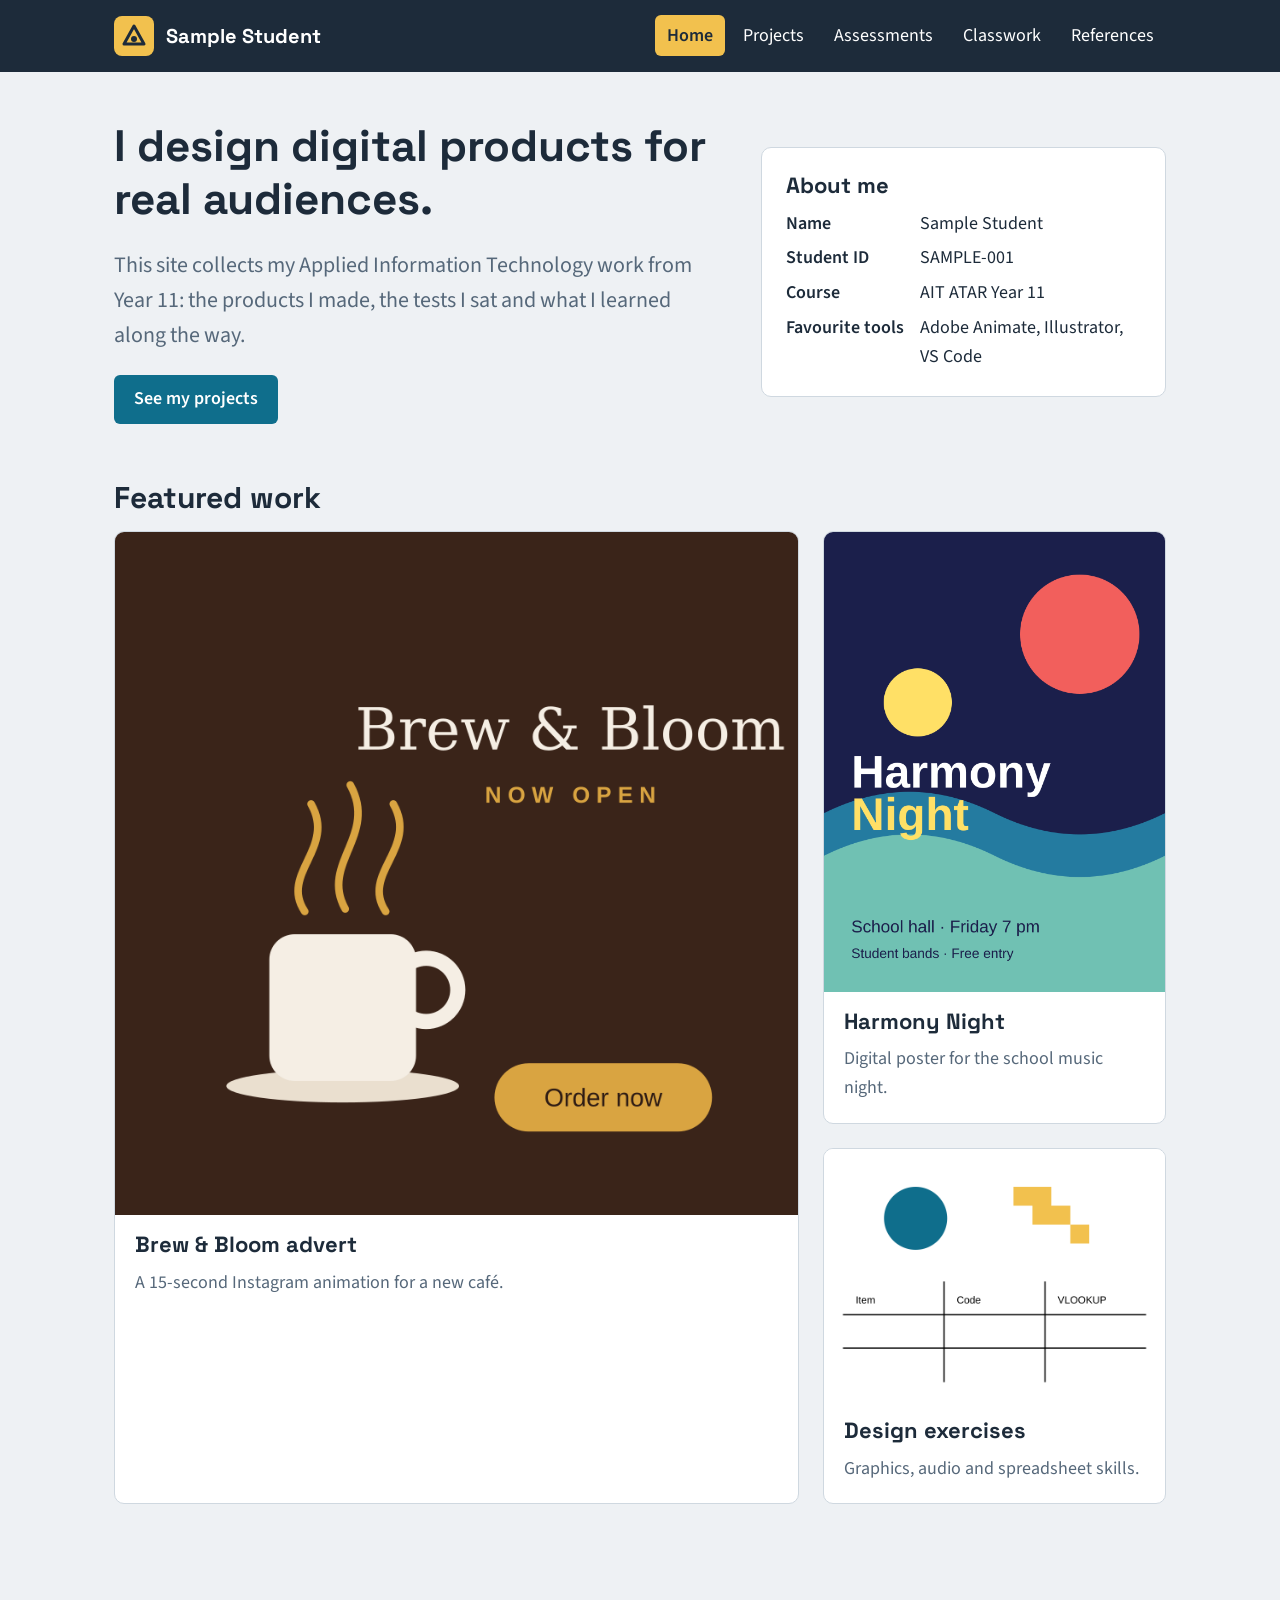
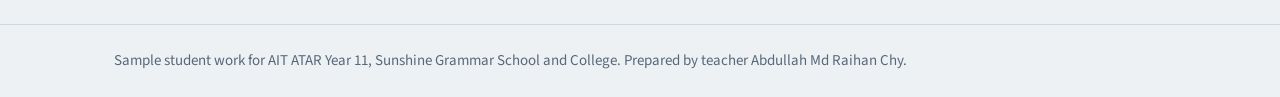
<file: index.html>
<!DOCTYPE html>
<html lang="en-AU">
<head>
  <meta charset="utf-8">
  <meta name="viewport" content="width=device-width, initial-scale=1">
  <meta name="description" content="Year 11 Applied Information Technology portfolio">
  <title>Home | Sample Student – AIT Portfolio</title>
  <link rel="preconnect" href="https://fonts.googleapis.com">
  <link rel="preconnect" href="https://fonts.gstatic.com" crossorigin>
  <link href="https://fonts.googleapis.com/css2?family=Source+Sans+3:wght@400;600&amp;family=Space+Grotesk:wght@600;700&amp;display=swap" rel="stylesheet">
  <link rel="stylesheet" href="css/style.css">
</head>
<body>
  <header class="site-header">
    <div class="wrap">
      <a class="brand" href="index.html"><img src="images/logo.svg" alt="" width="40" height="40">Sample Student</a>
      <nav class="site-nav" aria-label="Main">
        <ul>
        <li><a href="index.html" aria-current="page">Home</a></li>
        <li><a href="projects.html">Projects</a></li>
        <li><a href="assessments.html">Assessments</a></li>
        <li><a href="classwork.html">Classwork</a></li>
        <li><a href="references.html">References</a></li>
        </ul>
      </nav>
    </div>
  </header>

  <main>
    <div class="wrap">
      <section class="section intro">
        <div>
          <h1>I design digital products for real audiences.</h1>
          <p class="lead">This site collects my Applied Information Technology work from Year 11: the products I made, the tests I sat and what I learned along the way.</p>
          <a class="button" href="projects.html">See my projects</a>
        </div>
        <div class="facts">
          <h2>About me</h2>
          <dl>
            <dt>Name</dt><dd>Sample Student</dd>
            <dt>Student ID</dt><dd>SAMPLE-001</dd>
            <dt>Course</dt><dd>AIT ATAR Year 11</dd>
            <dt>Favourite tools</dt><dd>Adobe Animate, Illustrator, VS Code</dd>
          </dl>
        </div>
      </section>

      <section class="section">
        <h2>Featured work</h2>
        <div class="work">
          <article class="tile feature">
            <a href="projects.html#brew-bloom">
              <img src="images/brew-bloom.png" alt="Final frame of the Brew and Bloom advert: a coffee cup, the café name and an Order now button" width="800" height="800">
              <div class="text">
                <h3>Brew &amp; Bloom advert</h3>
                <p>A 15-second Instagram animation for a new café.</p>
              </div>
            </a>
          </article>
          <article class="tile">
            <a href="projects.html#harmony-night">
              <img src="images/harmony-night.png" alt="Harmony Night event poster with bright circles and wave shapes" width="600" height="810">
              <div class="text">
                <h3>Harmony Night</h3>
                <p>Digital poster for the school music night.</p>
              </div>
            </a>
          </article>
          <article class="tile">
            <a href="projects.html#design-exercises">
              <img src="images/design-exercises.png" alt="Collage of design exercises: a vector circle, a pixel shape and a lookup table" width="810" height="600">
              <div class="text">
                <h3>Design exercises</h3>
                <p>Graphics, audio and spreadsheet skills.</p>
              </div>
            </a>
          </article>
        </div>
      </section>
    </div>
  </main>

  <footer class="site-footer">
    <div class="wrap">
      <p>Sample student work for AIT ATAR Year 11, Sunshine Grammar School and College. Prepared by teacher Abdullah Md Raihan Chy.</p>
    </div>
  </footer>
</body>
</html>
</file>
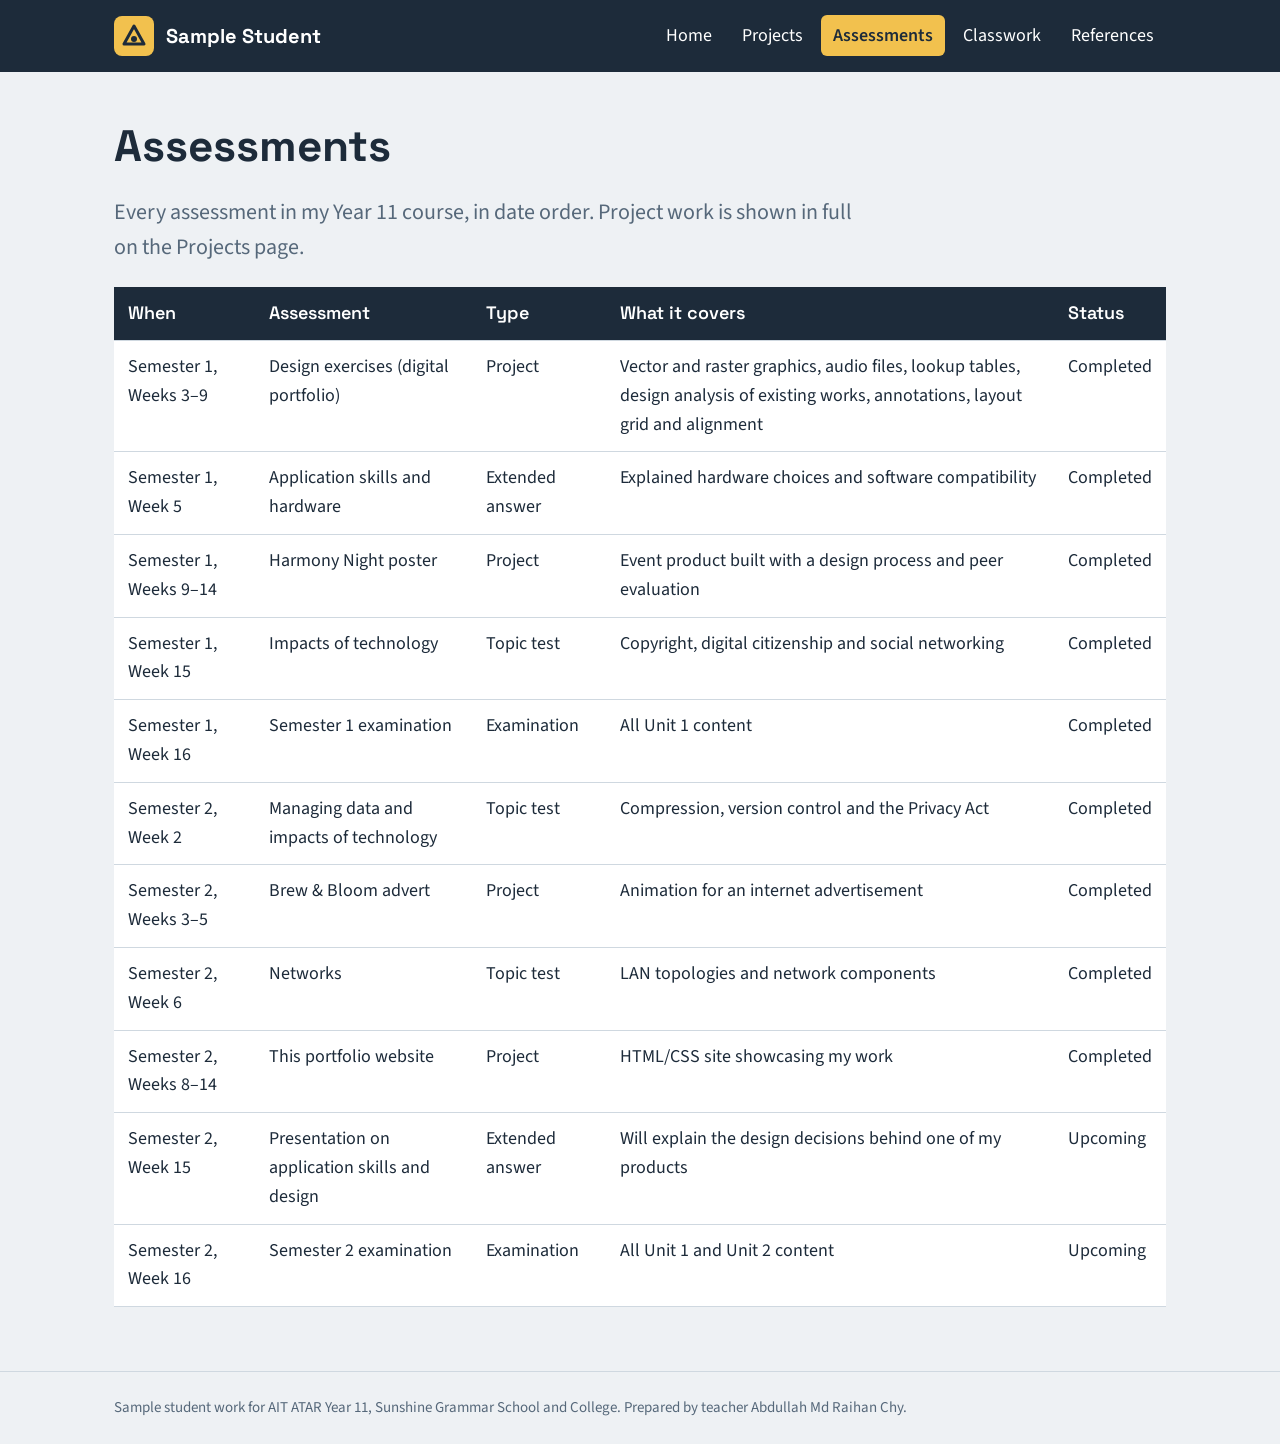
<file: assessments.html>
<!DOCTYPE html>
<html lang="en-AU">
<head>
  <meta charset="utf-8">
  <meta name="viewport" content="width=device-width, initial-scale=1">
  <meta name="description" content="All Year 11 AIT assessments">
  <title>Assessments | Sample Student – AIT Portfolio</title>
  <link rel="preconnect" href="https://fonts.googleapis.com">
  <link rel="preconnect" href="https://fonts.gstatic.com" crossorigin>
  <link href="https://fonts.googleapis.com/css2?family=Source+Sans+3:wght@400;600&amp;family=Space+Grotesk:wght@600;700&amp;display=swap" rel="stylesheet">
  <link rel="stylesheet" href="css/style.css">
</head>
<body>
  <header class="site-header">
    <div class="wrap">
      <a class="brand" href="index.html"><img src="images/logo.svg" alt="" width="40" height="40">Sample Student</a>
      <nav class="site-nav" aria-label="Main">
        <ul>
        <li><a href="index.html">Home</a></li>
        <li><a href="projects.html">Projects</a></li>
        <li><a href="assessments.html" aria-current="page">Assessments</a></li>
        <li><a href="classwork.html">Classwork</a></li>
        <li><a href="references.html">References</a></li>
        </ul>
      </nav>
    </div>
  </header>

  <main>
    <div class="wrap">
      <h1>Assessments</h1>
      <p class="lead">Every assessment in my Year 11 course, in date order. Project work is shown in full on the Projects page.</p>
      <div class="table-scroll">
        <table>
          <thead><tr><th scope="col">When</th><th scope="col">Assessment</th><th scope="col">Type</th><th scope="col">What it covers</th><th scope="col">Status</th></tr></thead>
          <tbody>
            <tr><td>Semester 1, Weeks 3–9</td><td>Design exercises (digital portfolio)</td><td>Project</td><td>Vector and raster graphics, audio files, lookup tables, design analysis of existing works, annotations, layout grid and alignment</td><td>Completed</td></tr>
            <tr><td>Semester 1, Week 5</td><td>Application skills and hardware</td><td>Extended answer</td><td>Explained hardware choices and software compatibility</td><td>Completed</td></tr>
            <tr><td>Semester 1, Weeks 9–14</td><td>Harmony Night poster</td><td>Project</td><td>Event product built with a design process and peer evaluation</td><td>Completed</td></tr>
            <tr><td>Semester 1, Week 15</td><td>Impacts of technology</td><td>Topic test</td><td>Copyright, digital citizenship and social networking</td><td>Completed</td></tr>
            <tr><td>Semester 1, Week 16</td><td>Semester 1 examination</td><td>Examination</td><td>All Unit 1 content</td><td>Completed</td></tr>
            <tr><td>Semester 2, Week 2</td><td>Managing data and impacts of technology</td><td>Topic test</td><td>Compression, version control and the Privacy Act</td><td>Completed</td></tr>
            <tr><td>Semester 2, Weeks 3–5</td><td>Brew &amp; Bloom advert</td><td>Project</td><td>Animation for an internet advertisement</td><td>Completed</td></tr>
            <tr><td>Semester 2, Week 6</td><td>Networks</td><td>Topic test</td><td>LAN topologies and network components</td><td>Completed</td></tr>
            <tr><td>Semester 2, Weeks 8–14</td><td>This portfolio website</td><td>Project</td><td>HTML/CSS site showcasing my work</td><td>Completed</td></tr>
            <tr><td>Semester 2, Week 15</td><td>Presentation on application skills and design</td><td>Extended answer</td><td>Will explain the design decisions behind one of my products</td><td>Upcoming</td></tr>
            <tr><td>Semester 2, Week 16</td><td>Semester 2 examination</td><td>Examination</td><td>All Unit 1 and Unit 2 content</td><td>Upcoming</td></tr>
          </tbody>
        </table>
      </div>

    </div>
  </main>

  <footer class="site-footer">
    <div class="wrap">
      <p>Sample student work for AIT ATAR Year 11, Sunshine Grammar School and College. Prepared by teacher Abdullah Md Raihan Chy.</p>
    </div>
  </footer>
</body>
</html>
</file>
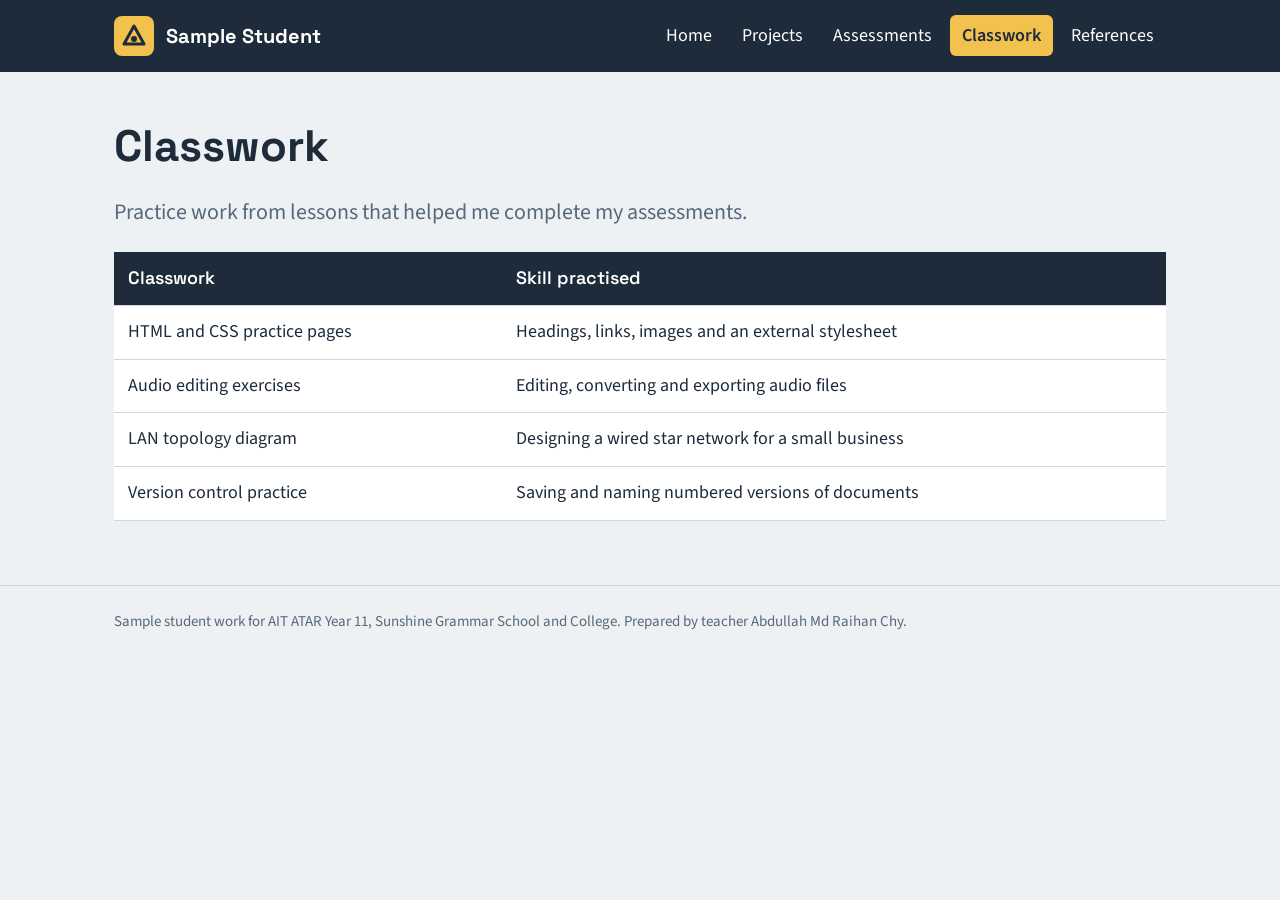
<file: classwork.html>
<!DOCTYPE html>
<html lang="en-AU">
<head>
  <meta charset="utf-8">
  <meta name="viewport" content="width=device-width, initial-scale=1">
  <meta name="description" content="Year 11 AIT classwork">
  <title>Classwork | Sample Student – AIT Portfolio</title>
  <link rel="preconnect" href="https://fonts.googleapis.com">
  <link rel="preconnect" href="https://fonts.gstatic.com" crossorigin>
  <link href="https://fonts.googleapis.com/css2?family=Source+Sans+3:wght@400;600&amp;family=Space+Grotesk:wght@600;700&amp;display=swap" rel="stylesheet">
  <link rel="stylesheet" href="css/style.css">
</head>
<body>
  <header class="site-header">
    <div class="wrap">
      <a class="brand" href="index.html"><img src="images/logo.svg" alt="" width="40" height="40">Sample Student</a>
      <nav class="site-nav" aria-label="Main">
        <ul>
        <li><a href="index.html">Home</a></li>
        <li><a href="projects.html">Projects</a></li>
        <li><a href="assessments.html">Assessments</a></li>
        <li><a href="classwork.html" aria-current="page">Classwork</a></li>
        <li><a href="references.html">References</a></li>
        </ul>
      </nav>
    </div>
  </header>

  <main>
    <div class="wrap">
      <h1>Classwork</h1>
      <p class="lead">Practice work from lessons that helped me complete my assessments.</p>
      <div class="table-scroll">
        <table>
          <thead><tr><th scope="col">Classwork</th><th scope="col">Skill practised</th></tr></thead>
          <tbody>
            <tr><td>HTML and CSS practice pages</td><td>Headings, links, images and an external stylesheet</td></tr>
            <tr><td>Audio editing exercises</td><td>Editing, converting and exporting audio files</td></tr>
            <tr><td>LAN topology diagram</td><td>Designing a wired star network for a small business</td></tr>
            <tr><td>Version control practice</td><td>Saving and naming numbered versions of documents</td></tr>
          </tbody>
        </table>
      </div>
    </div>
  </main>

  <footer class="site-footer">
    <div class="wrap">
      <p>Sample student work for AIT ATAR Year 11, Sunshine Grammar School and College. Prepared by teacher Abdullah Md Raihan Chy.</p>
    </div>
  </footer>
</body>
</html>
</file>
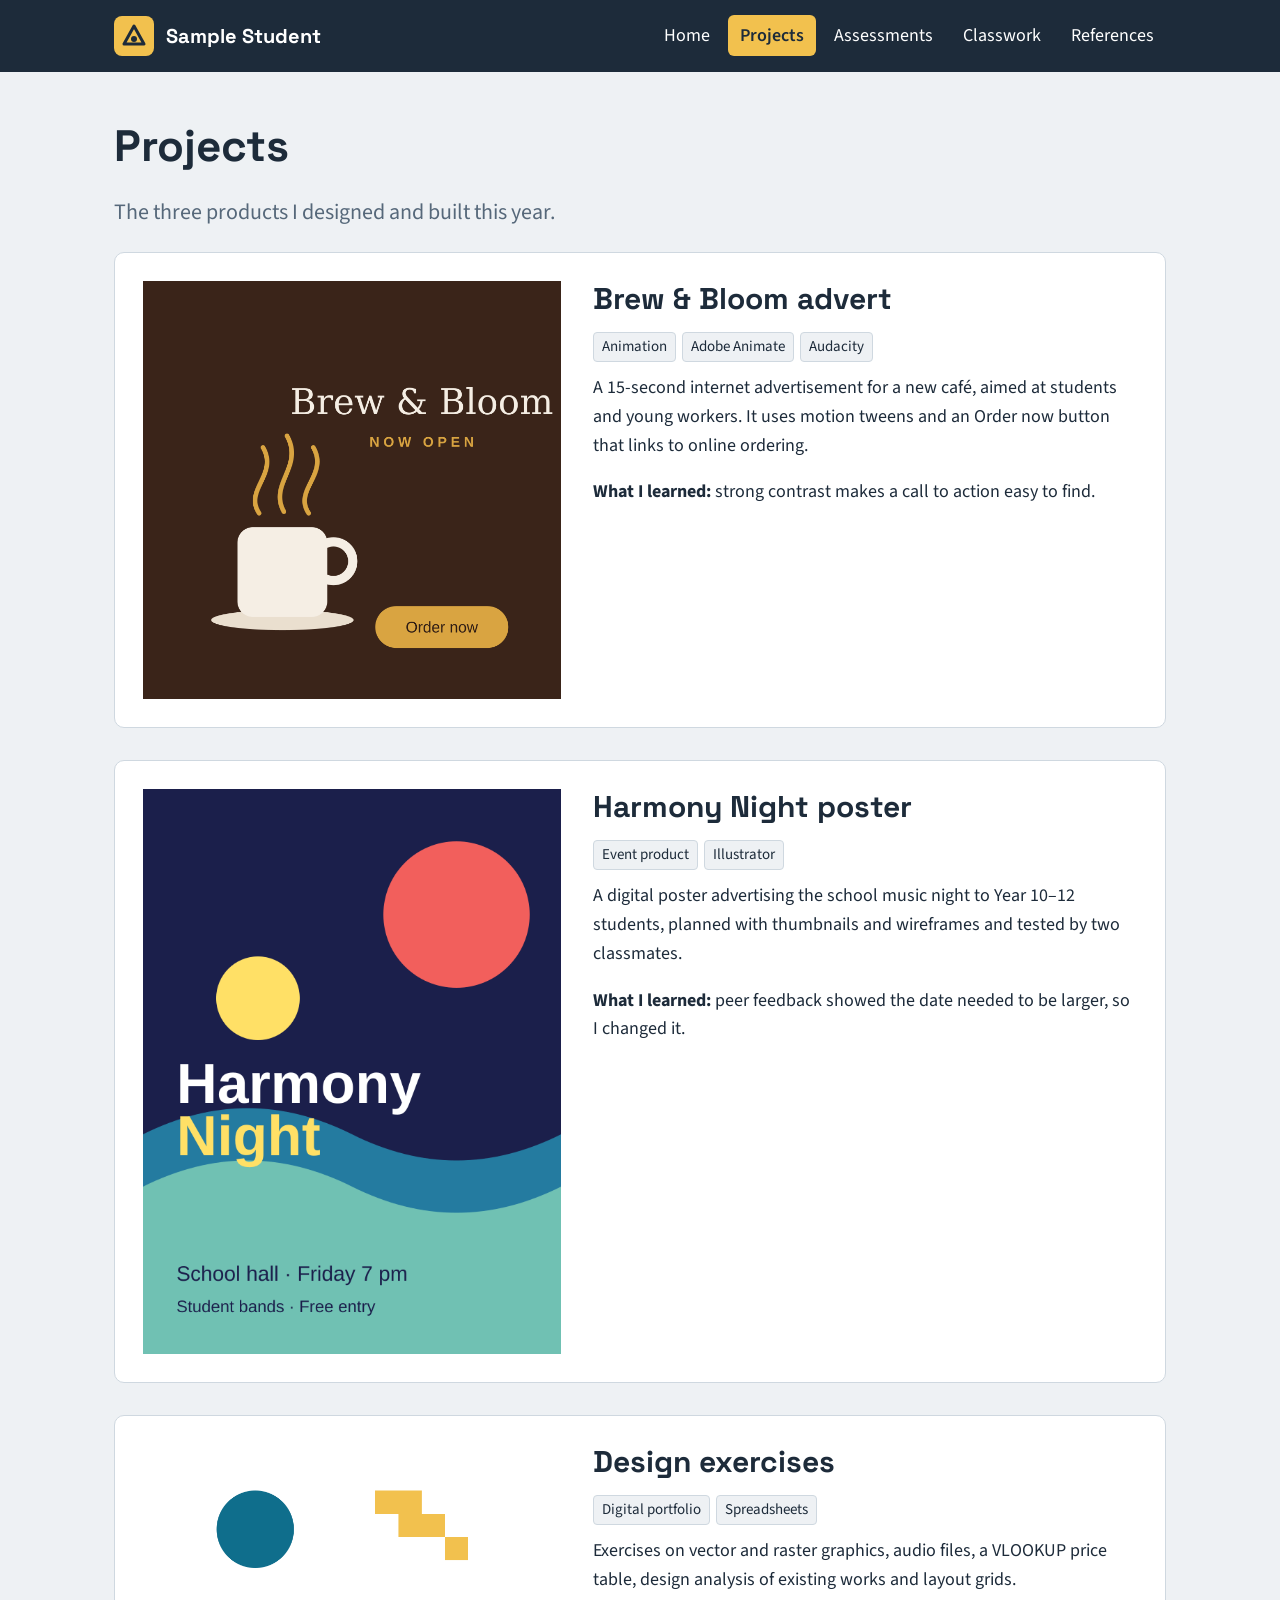
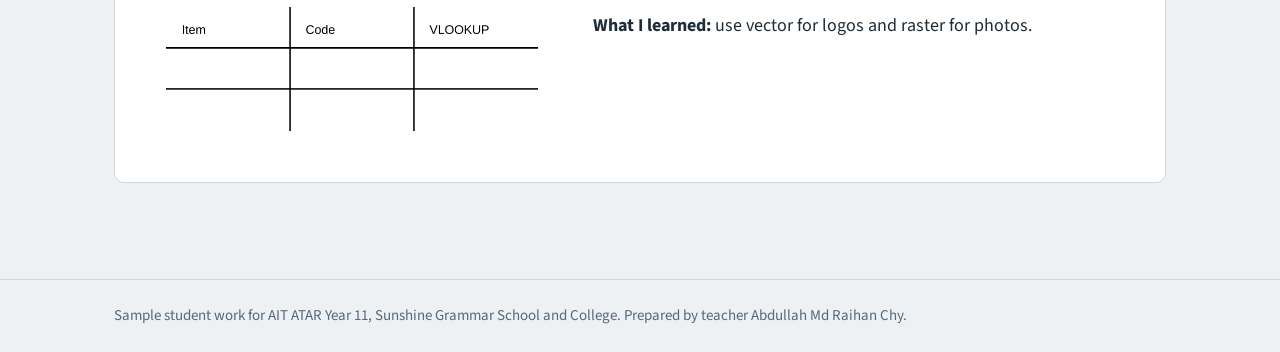
<file: projects.html>
<!DOCTYPE html>
<html lang="en-AU">
<head>
  <meta charset="utf-8">
  <meta name="viewport" content="width=device-width, initial-scale=1">
  <meta name="description" content="Design projects from Year 11 AIT">
  <title>Projects | Sample Student – AIT Portfolio</title>
  <link rel="preconnect" href="https://fonts.googleapis.com">
  <link rel="preconnect" href="https://fonts.gstatic.com" crossorigin>
  <link href="https://fonts.googleapis.com/css2?family=Source+Sans+3:wght@400;600&amp;family=Space+Grotesk:wght@600;700&amp;display=swap" rel="stylesheet">
  <link rel="stylesheet" href="css/style.css">
</head>
<body>
  <header class="site-header">
    <div class="wrap">
      <a class="brand" href="index.html"><img src="images/logo.svg" alt="" width="40" height="40">Sample Student</a>
      <nav class="site-nav" aria-label="Main">
        <ul>
        <li><a href="index.html">Home</a></li>
        <li><a href="projects.html" aria-current="page">Projects</a></li>
        <li><a href="assessments.html">Assessments</a></li>
        <li><a href="classwork.html">Classwork</a></li>
        <li><a href="references.html">References</a></li>
        </ul>
      </nav>
    </div>
  </header>

  <main>
    <div class="wrap">
      <h1>Projects</h1>
      <p class="lead">The three products I designed and built this year.</p>
      <article class="project" id="brew-bloom">
        <img src="images/brew-bloom.png" alt="Final frame of the Brew and Bloom advert" width="800" height="800">
        <div>
          <h2>Brew &amp; Bloom advert</h2>
          <ul class="tags"><li>Animation</li><li>Adobe Animate</li><li>Audacity</li></ul>
          <p>A 15-second internet advertisement for a new café, aimed at students and young workers. It uses motion tweens and an Order now button that links to online ordering.</p>
          <p><strong>What I learned:</strong> strong contrast makes a call to action easy to find.</p>
        </div>
      </article>
      <article class="project" id="harmony-night">
        <img src="images/harmony-night.png" alt="Harmony Night event poster" width="600" height="810">
        <div>
          <h2>Harmony Night poster</h2>
          <ul class="tags"><li>Event product</li><li>Illustrator</li></ul>
          <p>A digital poster advertising the school music night to Year 10–12 students, planned with thumbnails and wireframes and tested by two classmates.</p>
          <p><strong>What I learned:</strong> peer feedback showed the date needed to be larger, so I changed it.</p>
        </div>
      </article>
      <article class="project" id="design-exercises">
        <img src="images/design-exercises.png" alt="Design exercises collage" width="810" height="600">
        <div>
          <h2>Design exercises</h2>
          <ul class="tags"><li>Digital portfolio</li><li>Spreadsheets</li></ul>
          <p>Exercises on vector and raster graphics, audio files, a VLOOKUP price table, design analysis of existing works and layout grids.</p>
          <p><strong>What I learned:</strong> use vector for logos and raster for photos.</p>
        </div>
      </article>
    </div>
  </main>

  <footer class="site-footer">
    <div class="wrap">
      <p>Sample student work for AIT ATAR Year 11, Sunshine Grammar School and College. Prepared by teacher Abdullah Md Raihan Chy.</p>
    </div>
  </footer>
</body>
</html>
</file>
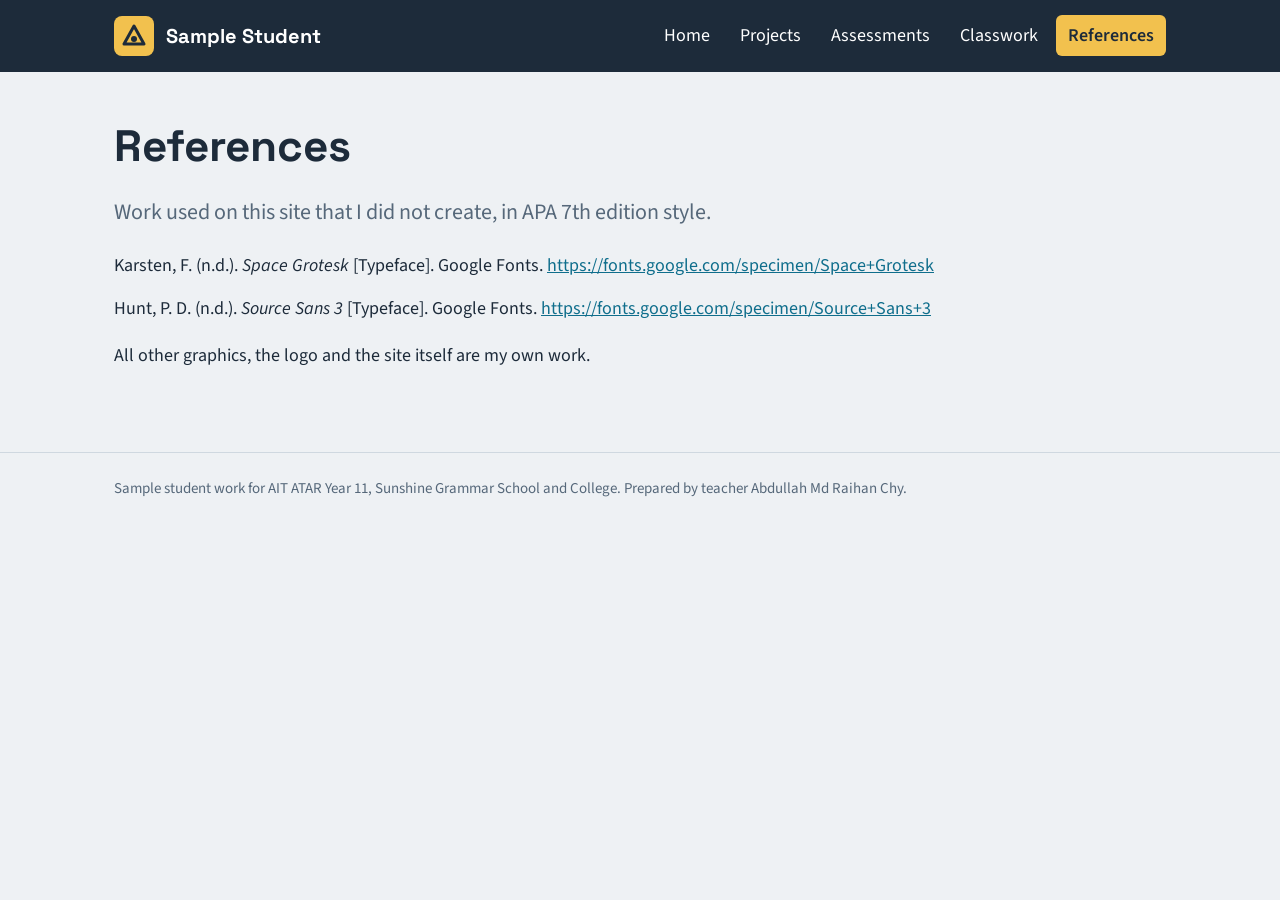
<file: references.html>
<!DOCTYPE html>
<html lang="en-AU">
<head>
  <meta charset="utf-8">
  <meta name="viewport" content="width=device-width, initial-scale=1">
  <meta name="description" content="References for work not created by the student">
  <title>References | Sample Student – AIT Portfolio</title>
  <link rel="preconnect" href="https://fonts.googleapis.com">
  <link rel="preconnect" href="https://fonts.gstatic.com" crossorigin>
  <link href="https://fonts.googleapis.com/css2?family=Source+Sans+3:wght@400;600&amp;family=Space+Grotesk:wght@600;700&amp;display=swap" rel="stylesheet">
  <link rel="stylesheet" href="css/style.css">
</head>
<body>
  <header class="site-header">
    <div class="wrap">
      <a class="brand" href="index.html"><img src="images/logo.svg" alt="" width="40" height="40">Sample Student</a>
      <nav class="site-nav" aria-label="Main">
        <ul>
        <li><a href="index.html">Home</a></li>
        <li><a href="projects.html">Projects</a></li>
        <li><a href="assessments.html">Assessments</a></li>
        <li><a href="classwork.html">Classwork</a></li>
        <li><a href="references.html" aria-current="page">References</a></li>
        </ul>
      </nav>
    </div>
  </header>

  <main>
    <div class="wrap">
      <h1>References</h1>
      <p class="lead">Work used on this site that I did not create, in APA 7th edition style.</p>
      <ul class="references">
        <li>Karsten, F. (n.d.). <em>Space Grotesk</em> [Typeface]. Google Fonts. <a href="https://fonts.google.com/specimen/Space+Grotesk">https://fonts.google.com/specimen/Space+Grotesk</a></li>
        <li>Hunt, P. D. (n.d.). <em>Source Sans 3</em> [Typeface]. Google Fonts. <a href="https://fonts.google.com/specimen/Source+Sans+3">https://fonts.google.com/specimen/Source+Sans+3</a></li>
      </ul>
      <p>All other graphics, the logo and the site itself are my own work.</p>
    </div>
  </main>

  <footer class="site-footer">
    <div class="wrap">
      <p>Sample student work for AIT ATAR Year 11, Sunshine Grammar School and College. Prepared by teacher Abdullah Md Raihan Chy.</p>
    </div>
  </footer>
</body>
</html>
</file>
<file: css/style.css>
/* =========================================================
   AIT Portfolio – main stylesheet
   One external stylesheet controls every page (see style guide).
   ========================================================= */

/* ---- Style guide colours ---- */
:root {
  --paper: #eef1f4;   /* page background */
  --white: #ffffff;   /* panels */
  --ink: #1d2b3a;     /* headings and body text */
  --slate: #56687a;   /* secondary text */
  --teal: #0f6e8c;    /* links and buttons */
  --sun: #f2c14e;     /* highlight, used sparingly */
  --line: #cfd8e0;    /* borders */
}

/* ---- Base ---- */
* { box-sizing: border-box; }

body {
  margin: 0;
  background: var(--paper);
  color: var(--ink);
  font-family: "Source Sans 3", Arial, sans-serif;
  font-size: 18px;
  line-height: 1.6;
}

h1, h2, h3 {
  font-family: "Space Grotesk", Arial, sans-serif;
  line-height: 1.2;
  margin: 0 0 0.5em;
}
h1 { font-size: 44px; }
h2 { font-size: 30px; }
h3 { font-size: 22px; }

p { margin: 0 0 1em; max-width: 68ch; }

a { color: var(--teal); }
a:focus-visible { outline: 3px solid var(--sun); outline-offset: 3px; }

img { max-width: 100%; height: auto; display: block; }

/* ---- Layout grid: 1100px centred column ---- */
.wrap { max-width: 1100px; margin: 0 auto; padding: 0 24px; }

/* ---- Header and navigation (same on every page) ---- */
.site-header { background: var(--ink); color: var(--white); }
.site-header .wrap {
  display: flex; flex-wrap: wrap; align-items: center;
  justify-content: space-between; gap: 12px;
  padding-top: 16px; padding-bottom: 16px;
}
.brand {
  display: flex; align-items: center; gap: 12px;
  color: var(--white); text-decoration: none;
  font-family: "Space Grotesk", Arial, sans-serif; font-weight: 700; font-size: 20px;
}
.brand img { width: 40px; height: 40px; }
.site-nav ul { list-style: none; display: flex; flex-wrap: wrap; gap: 6px; margin: 0; padding: 0; }
.site-nav a { color: var(--white); text-decoration: none; padding: 8px 12px; border-radius: 6px; }
.site-nav a:hover { background: rgba(255, 255, 255, 0.12); }
.site-nav a[aria-current="page"] { background: var(--sun); color: var(--ink); font-weight: 600; }

/* ---- Page sections ---- */
main { padding: 48px 0 64px; }
.section { margin-bottom: 56px; }
.intro { display: grid; grid-template-columns: 3fr 2fr; gap: 40px; align-items: center; }
.lead { font-size: 22px; color: var(--slate); }
.facts { background: var(--white); border: 1px solid var(--line); border-radius: 10px; padding: 24px; }
.facts h2 { font-size: 22px; }
.facts dl { margin: 0; display: grid; grid-template-columns: auto 1fr; gap: 6px 16px; }
.facts dt { font-weight: 600; }
.facts dd { margin: 0; }

.button {
  display: inline-block; background: var(--teal); color: var(--white);
  padding: 10px 20px; border-radius: 6px; text-decoration: none; font-weight: 600;
}

/* Featured work: one large project and two smaller ones (dominance) */
.work { display: grid; grid-template-columns: 2fr 1fr; gap: 24px; }
.work .feature { grid-row: span 2; }
.tile { background: var(--white); border: 1px solid var(--line); border-radius: 10px; overflow: hidden; }
.tile a { color: inherit; text-decoration: none; display: block; height: 100%; }
.tile a:hover h3 { color: var(--teal); }
.tile .text { padding: 16px 20px 20px; }
.tile p { color: var(--slate); margin: 0; }

/* Project write-ups: image on the left, text on the right */
.project {
  display: grid; grid-template-columns: 1fr 1.3fr; gap: 32px; align-items: start;
  background: var(--white); border: 1px solid var(--line); border-radius: 10px;
  padding: 28px; margin-bottom: 32px;
}
.tags { list-style: none; padding: 0; margin: 0 0 12px; display: flex; flex-wrap: wrap; gap: 6px; }
.tags li { background: var(--paper); border: 1px solid var(--line); border-radius: 4px; padding: 2px 8px; font-size: 15px; }

/* Tables */
.table-scroll { overflow-x: auto; }
table { width: 100%; border-collapse: collapse; background: var(--white); }
th, td { text-align: left; padding: 12px 14px; border-bottom: 1px solid var(--line); vertical-align: top; }
th { background: var(--ink); color: var(--white); font-family: "Space Grotesk", Arial, sans-serif; font-weight: 600; }

.references { padding: 0; }
.references li { list-style: none; margin-bottom: 14px; padding-left: 2em; text-indent: -2em; }

/* ---- Footer ---- */
.site-footer { border-top: 1px solid var(--line); padding: 24px 0; color: var(--slate); font-size: 15px; }
.site-footer p { margin: 0; max-width: none; }

/* ---- Responsive design: tablets and phones ---- */
@media (max-width: 760px) {
  body { font-size: 17px; }
  h1 { font-size: 34px; }
  h2 { font-size: 26px; }
  .intro, .work, .project { grid-template-columns: 1fr; }
  .work .feature { grid-row: auto; }
  .site-header .wrap { flex-direction: column; align-items: flex-start; }
}
</file>
